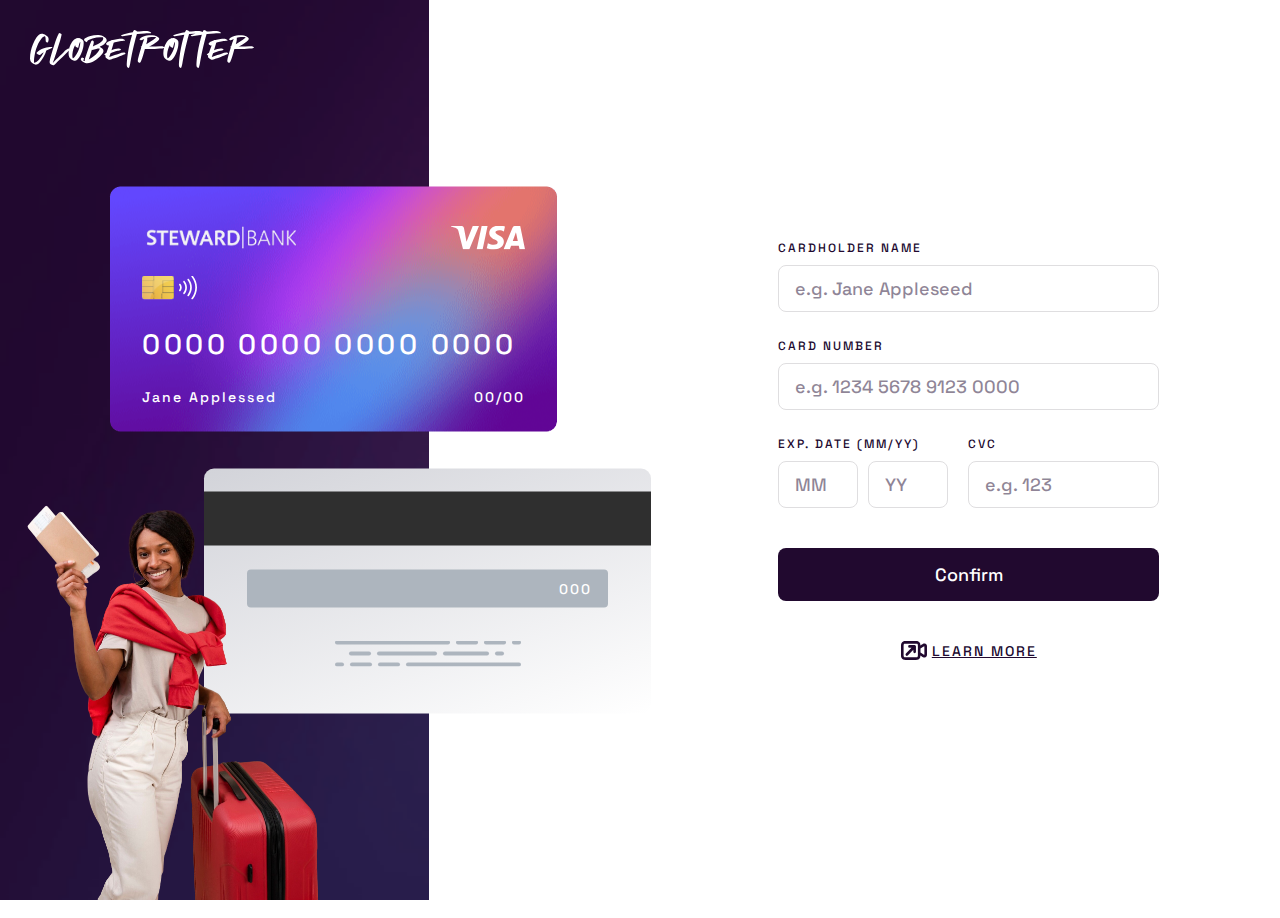
<file: index.html>
<!DOCTYPE html>
<html lang="en">
  <head>
    <meta charset="UTF-8" />
    <meta name="author" content="Nkosinathi Manu Dhanda" />
    <meta
      name="description"
      content="This is a Interactive Card Details Form"
    />
    <meta name="viewport" content="width=device-width, initial-scale=1.0" />
    <link rel="stylesheet" href="style.css" />
    <link rel="shortcut icon" href="./images/favicon.png" type="image/x-icon" />
    <title>Steward Bank - Card Details Form</title>
  </head>

  <body>
    <header class="header-wrapper">
      <section class="header-container-outer">
        <section class="header-container-inner">
          <div class="card-front">
            <div class="logo-group">
              <figure class="steward-logo">
                <img
                  src="./images/sb-logo.png"
                  alt="sb-logo"
                  width="1613"
                  height="239"
                />
                <figcaption class="offscreen">steward-logo</figcaption>
              </figure>

              <figure class="visa-logo">
                <img
                  src="./images/visa-logo.svg"
                  alt="visa-logo"
                  width="800"
                  height="259"
                />
                <figcaption class="offscreen">visa-logo</figcaption>
              </figure>
            </div>

            <div class="chip-group">
              <figure class="nfc-chip">
                <img
                  src="./images/chip.svg"
                  alt="nfc-chip"
                  width="1300"
                  height="965"
                />

                <figcaption class="offscreen">nfc-chip</figcaption>
              </figure>

              <figure class="nfc-icon">
                <img
                  src="./images/nfc-icon.svg"
                  alt="nfc-icon"
                  width="527"
                  height="717"
                />

                <figcaption class="offscreen">nfc-chip</figcaption>
              </figure>
            </div>

            <p class="card-number">0000 0000 0000 0000</p>

            <div class="last-block">
              <p class="holder-name">Jane Applessed</p>
              <p class="expiry-date">
                <span class="exp-month">00</span>/<span class="exp-year"
                  >00</span
                >
              </p>
            </div>
          </div>

          <div class="card-back">
            <div class="magnetic-strip"></div>

            <div class="signature"><span class="CVC">000</span></div>

            <figure class="back-pattern responsive-image">
              <img
                src="./images/card-back-pattern.svg"
                alt="card-back-pattern"
                width="186"
                height="26"
              />

              <figcaption class="offscreen">card-back-pattern</figcaption>
            </figure>
          </div>
        </section>
      </section>

      <figure class="women-traveller responsive-image">
        <img
          src="./images/traveller-woman.png"
          alt="traveller-woman"
          width="1335"
          height="2000"
        />

        <figcaption class="offscreen">traveller-woman</figcaption>
      </figure>

      <figure class="globetrotter responsive-image">
        <img
          src="./images/globetrotter-logo.svg"
          alt="globetrotter-logo"
          width="2085"
          height="353"
        />

        <figcaption class="offscreen">globetrotter-logo</figcaption>
      </figure>
    </header>

    <main class="main-wrapper">
      <form
        action="#"
        class="card-details-form"
        id="cardDetailsForm"
        novalidate
      >
        <section class="form-wrapper">
          <div class="name-wrapper">
            <p class="input-title">Cardholder Name</p>

            <input
              type="text"
              name="fullName"
              id="name-input"
              class="name-input"
              placeholder="e.g. Jane Appleseed"
              required
            />

            <p class="message">hello</p>
          </div>

          <div class="card-num-wrapper">
            <p class="input-title">Card Number</p>

            <input
              type="text"
              inputmode="numeric"
              pattern="\d{16}"
              maxlength="19"
              name="cardNum"
              id="card-num-input"
              class="card-num-input"
              placeholder="e.g. 1234 5678 9123 0000"
              required
            />

            <p class="message">hello</p>
          </div>

          <div class="exp-cvc-container">
            <div class="expiry-wrapper">
              <p class="input-title">Exp. Date (MM/YY)</p>

              <div class="date-container">
                <div class="date-wrapper">
                  <input
                    type="text"
                    inputmode="numeric"
                    pattern="\d{2}"
                    maxlength="2"
                    name="month"
                    id="month-input"
                    class="month-input date-input"
                    placeholder="MM"
                    required
                  />
                </div>

                <div class="date-wrapper">
                  <input
                    type="text"
                    inputmode="numeric"
                    pattern="\d{2}"
                    maxlength="2"
                    name="year"
                    id="year-input"
                    class="year-input date-input"
                    placeholder="YY"
                    required
                  />
                </div>
              </div>

              <p class="message">hello</p>
            </div>

            <div class="cvc-wrapper">
              <p class="input-title">CVC</p>

              <input
                type="text"
                inputmode="numeric"
                pattern="\d{3}"
                maxlength="3"
                name="cvc"
                id="cvc-input"
                class="cvc-input"
                placeholder="e.g. 123"
                required
              />

              <p class="message">hello</p>
            </div>
          </div>
        </section>

        <button type="submit" class="submit-button center nowrap">
          Confirm
        </button>

        <a
          href="https://www.facebook.com/share/v/1B23C1hfCW/"
          target="_blank"
          class="video-link nowrap"
        >
          <figure class="video-link-icon">
            <img
              src="./images/video-link.svg"
              alt="video-link-icon"
              width="667"
              height="467"
            />

            <figcaption class="offscreen">video-link-icon</figcaption>
          </figure>

          learn more
        </a>
      </form>
    </main>
  </body>
</html>
</file>
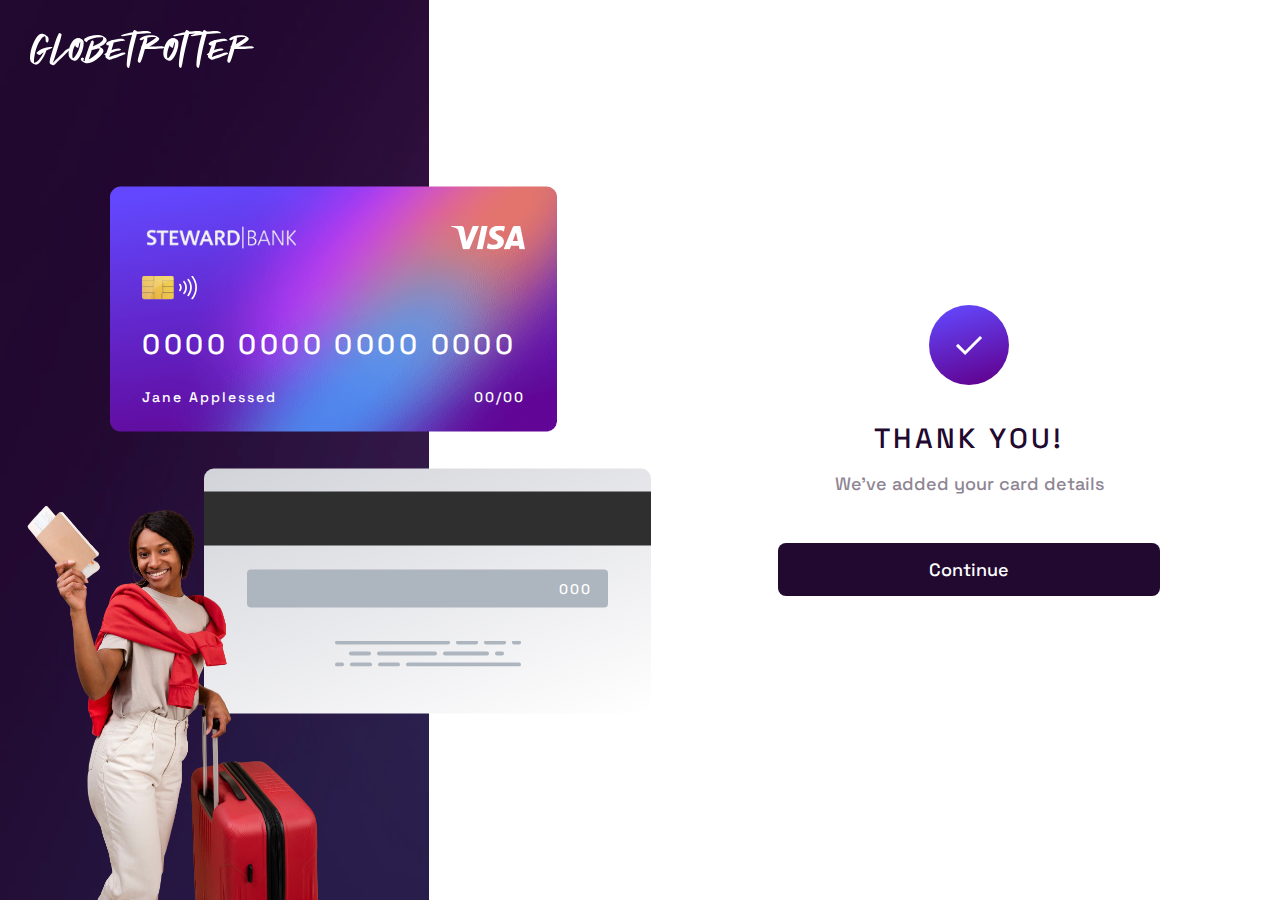
<file: thanks.html>
<!DOCTYPE html>
<html lang="en">
  <head>
    <meta charset="UTF-8" />
    <meta name="author" content="Nkosinathi Manu Dhanda" />
    <meta
      name="description"
      content="This is a Interactive Card Details Form"
    />
    <meta name="viewport" content="width=device-width, initial-scale=1.0" />
    <link rel="stylesheet" href="style.css" />
    <link rel="shortcut icon" href="./images/favicon.png" type="image/x-icon" />
    <title>Steward Bank - Thanks</title>
  </head>

  <body>
    <header class="header-wrapper">
      <section class="header-container-outer">
        <section class="header-container-inner">
          <div class="card-front">
            <div class="logo-group">
              <figure class="steward-logo">
                <img
                  src="./images/sb-logo.png"
                  alt="sb-logo"
                  width="1613"
                  height="239"
                />
                <figcaption class="offscreen">steward-logo</figcaption>
              </figure>

              <figure class="visa-logo">
                <img
                  src="./images/visa-logo.svg"
                  alt="visa-logo"
                  width="800"
                  height="259"
                />
                <figcaption class="offscreen">visa-logo</figcaption>
              </figure>
            </div>

            <div class="chip-group">
              <figure class="nfc-chip">
                <img
                  src="./images/chip.svg"
                  alt="nfc-chip"
                  width="1300"
                  height="965"
                />

                <figcaption class="offscreen">nfc-chip</figcaption>
              </figure>

              <figure class="nfc-icon">
                <img
                  src="./images/nfc-icon.svg"
                  alt="nfc-icon"
                  width="527"
                  height="717"
                />

                <figcaption class="offscreen">nfc-chip</figcaption>
              </figure>
            </div>

            <p class="card-number">0000 0000 0000 0000</p>

            <div class="last-block">
              <p class="holder-name">Jane Applessed</p>
              <p class="expiry-date">
                <span class="exp-month">00</span>/<span class="exp-year"
                  >00</span
                >
              </p>
            </div>
          </div>

          <div class="card-back">
            <div class="magnetic-strip"></div>

            <div class="signature"><span class="CVC">000</span></div>

            <figure class="back-pattern responsive-image">
              <img
                src="./images/card-back-pattern.svg"
                alt="card-back-pattern"
                width="186"
                height="26"
              />

              <figcaption class="offscreen">card-back-pattern</figcaption>
            </figure>
          </div>
        </section>
      </section>

      <figure class="women-traveller responsive-image">
        <img
          src="./images/traveller-woman.png"
          alt="traveller-woman"
          width="1335"
          height="2000"
        />

        <figcaption class="offscreen">traveller-woman</figcaption>
      </figure>

      <figure class="globetrotter responsive-image">
        <img
          src="./images/globetrotter-logo.svg"
          alt="globetrotter-logo"
          width="2085"
          height="353"
        />

        <figcaption class="offscreen">globetrotter-logo</figcaption>
      </figure>
    </header>

    <main class="main-thanks">
      <figure class="icon-complete">
        <img
          src="./images/icon-complete.svg"
          alt="icon-complete"
          width="80"
          height="80"
        />

        <figcaption class="offscreen">icon-complete</figcaption>
      </figure>

      <h1 class="main-thanks-title center nowrap">Thank You!</h1>

      <p class="main-thanks-description center nowrap">
        We’ve added your card details
      </p>

      <button type="submit" class="continue-button center nowrap">
        Continue
      </button>
    </main>
  </body>
</html>
</file>
<file: style.css>
@import url("https://fonts.googleapis.com/css2?family=Space+Grotesk:wght@300..700&display=swap");

/* || REST */
* {
  padding: 0;
  margin: 0;
  box-sizing: border-box;
}

img {
  display: block;
  max-width: 100%;
  height: auto;
}

/* || VARIABLES */
:root {
  /* COLORS */
  --DEEP-VIOLET: #21092f;
  --PURPLISH-GREY: #8f8694;
  --LIGHT-GREY: #dfdee0;
  --WHITE: #ffffff;
  --ERROR-MESSAGE: #ff5050;
  --SUCCESS-MESSAGE: #0c7d69;
  --BUTTON-HOVER-BG: hsla(278, 68%, 11%, 0.8);
  --BUTTON-DISABLED-BG: #8c8c8c;

  /* TYPOGRAPHY */
  --FF: "Space Grotesk", sans-serif;

  --BODY-S: 500 0.75rem var(--FF);
  --BODY-M: 500 0.75rem var(--FF);
  --BODY-M-LS: 0.125rem;
  --BODY-L: 500 0.875rem var(--FF);
  --BODY-L-LS: 0.125rem;
  --HEADING-L: 500 1.125rem var(--FF);
  --HEADING-XL: 500 1.75rem var(--FF);
  --HEADING-XL-LS: 0.2137rem;
}

/* || UTILITY CLASSES */
.offscreen {
  position: absolute;
  left: -10000px;
}

.nowrap {
  white-space: nowrap;
}

.center {
  text-align: center;
}

.responsive-image {
  display: none;
}

/* MOBILE FIRST DESIGN */
/* || GENERAL STYLES */
html {
  scroll-behavior: smooth;
}

body {
  min-height: 100vh;
  max-width: 100%;
  overflow-x: hidden;
  background-color: var(--WHITE);
  display: flex;
  flex-flow: column;
  align-items: center;
  gap: 5.6875rem;
}

h1,
h2 {
  margin: 0;
  padding: 0;
  font-size: inherit;
  font-weight: normal;
}

a:any-link {
  text-decoration: none;
}

/* || HEADER */
.header-wrapper {
  width: 100%;
  height: 240px;
  display: flex;
  justify-content: center;
  background-image: url("./images/bg-main-mobile.png");
  background-repeat: no-repeat;
  background-size: cover;
}

.header-container-inner {
  margin: 2rem auto 0rem;
  position: relative;
  width: 343px;
  height: 251px;
}

.card-front {
  position: absolute;
  bottom: 0px;
  left: 0px;
  z-index: 2;
  width: 286px;
  height: 157px;
  background-image: url("./images/bg-card-front.png");
  background-repeat: no-repeat;
  background-size: cover;
  border-radius: 6px;
  padding: 1.5375rem 1.3056rem 1.225rem 1.1875rem;
}

.logo-group {
  display: flex;
  align-items: center;
  width: 245px;
  justify-content: space-between;
  margin-bottom: 13px;
}

.steward-logo img {
  max-width: 101px;
}

.visa-logo img {
  max-width: 46px;
}

.chip-group {
  display: flex;
  align-items: center;
  gap: 0.25rem;
  margin-bottom: 14px;
}

.nfc-chip img {
  max-width: 24px;
}

.nfc-icon img {
  max-width: 13.5px;
}

.card-number {
  font: 500 18px var(--FF);
  letter-spacing: 0.1375rem;
  color: var(--WHITE);
  margin-bottom: 1.0625rem;
}

.last-block {
  width: 245.11px;
  display: flex;
  align-items: center;
  justify-content: space-between;
}

.holder-name,
.expiry-date {
  font: 500 0.5625rem var(--FF);
  color: var(--WHITE);
  letter-spacing: 0.0806rem;
}

.card-back {
  position: absolute;
  top: 0px;
  right: 0px;
  z-index: 1;
  width: 286px;
  height: 157px;
  border-radius: 6px;
  background-image: linear-gradient(-20deg, #fff 0%, #d2d3d9 100%);
  background-repeat: no-repeat;
  background-size: cover;
  display: flex;
  flex-flow: column;
  align-items: center;
  gap: 15.38px;
  padding: 0.9213rem 0rem 3.9087rem;
}

.magnetic-strip {
  width: 100%;
  height: 34.6px;
  background-color: #2f2f2f;
}

.signature {
  width: 230.98px;
  height: 29.74px;
  background-color: #adb5be;
  border-radius: 4px;
  padding-right: 0.6744rem;
  display: flex;
  justify-content: flex-end;
}

.CVC {
  font: 500 0.5625rem var(--FF);
  letter-spacing: 0.0806rem;
  color: var(--WHITE);
  line-height: 29.74px;
}

.main-wrapper {
  margin: 0rem 1.5rem 2.8125rem 1.5rem;
}

.card-details-form {
  width: 327px;
  min-height: 328px;
  display: flex;
  flex-flow: column;
  gap: 1.75rem;
}

.form-wrapper {
  display: flex;
  flex-flow: column;
  gap: 1.25rem;
}

.input-title {
  font: var(--BODY-M);
  letter-spacing: var(--BODY-M-LS);
  color: var(--DEEP-VIOLET);
  text-transform: uppercase;
  margin-bottom: 0.5625rem;
}

.name-wrapper,
.card-num-wrapper {
  width: 327px;
}

.date-wrapper {
  width: 72px;
}

.cvc-wrapper {
  width: 164px;
}

input[name="fullName"],
input[name="cardNum"],
.date-input,
.cvc-input {
  width: 100%;
  padding: 0.6875rem 0rem 0.6875rem 1rem;
  border-radius: 8px;
  border: 1px solid var(--LIGHT-GREY);
  background-color: var(--WHITE);
  color: var(--DEEP-VIOLET);
  font: var(--HEADING-L);
  caret-color: var(--DEEP-VIOLET);
}

input[name="fullName"]::placeholder,
input[name="cardNum"]::placeholder,
.date-input::placeholder,
.cvc-input::placeholder {
  color: hsla(278, 68%, 11%, 0.5);
}

input[name="fullName"]:focus,
input[name="cardNum"]:focus,
.date-input:focus,
.cvc-input:focus {
  outline: none;
  box-shadow: none;
}

input[name="fullName"].valid,
input[name="cardNum"].valid,
.date-input.valid,
.cvc-input.valid {
  border: 1px solid var(--LIGHT-GREY);
  color: var(--DEEP-VIOLET);
  caret-color: var(--DEEP-VIOLET);
}

input[name="fullName"].invalid,
input[name="cardNum"].invalid,
.date-input.invalid,
.cvc-input.invalid {
  border: 1px solid var(--ERROR-MESSAGE);
  color: var(--ERROR-MESSAGE);
  caret-color: var(--ERROR-MESSAGE);
}

.message {
  font: var(--BODY-S);
  margin-top: 0.5rem;
  display: none;
}

.error-message {
  color: var(--ERROR-MESSAGE);
}

.success-message {
  color: var(--SUCCESS-MESSAGE);
}

.exp-cvc-container {
  display: flex;
  gap: 0.6875rem;
}

.date-container {
  display: flex;
  align-items: center;
  gap: 0.5rem;
}

.submit-button {
  background-color: var(--DEEP-VIOLET);
  padding: 0rem 8.125rem;
  border-radius: 8px;
  font: var(--HEADING-L);
  color: var(--WHITE);
  line-height: 53px;
  border: none;
}

.submit-button:disabled {
  background-color: var(--BUTTON-DISABLED-BG);
  cursor: not-allowed;
}

.video-link:any-link {
  display: flex;
  align-items: center;
  justify-content: center;
  gap: 0.3125rem;
  color: var(--DEEP-VIOLET);
  text-decoration: underline;
  font: var(--BODY-L);
  letter-spacing: var(--BODY-L-LS);
  text-transform: uppercase;
}

.video-link-icon img {
  max-width: 26px;
}

.video-link:hover {
  color: var(--BUTTON-HOVER-BG);
}

/* || THANKS-HTML */
.main-thanks {
  display: flex;
  flex-flow: column;
  align-items: center;
  margin: 0rem 1.5rem 6.875rem 1.5rem;
}

.icon-complete {
  margin-bottom: 2.1875rem;
}

.icon-complete img {
  max-width: 80px;
}

.main-thanks-title {
  color: var(--DEEP-VIOLET);
  font: var(--HEADING-XL);
  letter-spacing: var(--HEADING-XL-LS);
  margin-bottom: 1rem;
  text-transform: uppercase;
}

.main-thanks-description {
  color: var(--PURPLISH-GREY);
  font: var(--HEADING-L);
  margin-bottom: 3rem;
}

.continue-button {
  width: 100%;
  background-color: var(--DEEP-VIOLET);
  padding: 0rem 7.75rem;
  border-radius: 8px;
  font: var(--HEADING-L);
  color: var(--WHITE);
  line-height: 53px;
  border: none;
}

.continue-button:disabled {
  background-color: var(--BUTTON-DISABLED-BG);
  cursor: not-allowed;
}

/* || Desktop */
@media screen and (min-width: 992px) {
  body {
    flex-flow: row;
    gap: 349px;
    overflow: hidden;
  }

  /* || HEADER */
  .header-wrapper {
    width: 33.54%;
    min-height: 100vh;
    display: block;
    position: relative;
  }

  .header-container-outer {
    position: absolute;
    top: 50%;
    transform: translateY(-50%);
    right: -222px;
  }

  .header-container-inner {
    margin-top: 0px;
    width: 541px;
    height: 527px;
  }

  .card-front {
    left: 0px;
    bottom: 282px;
    width: 447px;
    height: 245px;
    border-radius: 10px;
    padding: 2.4375rem 1.9912rem 1.6563rem 2rem;
  }

  .logo-group {
    width: 383px;
    margin-bottom: 1.625rem;
  }

  .steward-logo img {
    max-width: 162px;
  }

  .visa-logo img {
    max-width: 74px;
  }

  .chip-group {
    gap: 0.3125rem;
    margin-bottom: 1.625rem;
  }

  .nfc-chip img {
    max-width: 32px;
  }

  .nfc-icon img {
    max-width: 18px;
  }

  .card-number {
    font: var(--HEADING-XL);
    letter-spacing: var(--HEADING-XL-LS);
    margin-bottom: 1.5938rem;
  }

  .last-block {
    width: 383.14px;
  }

  .holder-name,
  .expiry-date {
    font: var(--BODY-L);
    letter-spacing: var(--BODY-L-LS);
  }

  .card-back {
    top: 282px;
    right: 0px;
    width: 447px;
    height: 245px;
    border-radius: 10px;
    gap: 0px;
    padding: 1.4375rem 0rem 2.9375rem;
  }

  .magnetic-strip {
    height: 54px;
    margin-bottom: 1.5rem;
  }

  .signature {
    width: 361px;
    height: 38px;
    padding-right: 1rem;
    margin-bottom: 2.0625rem;
  }

  .CVC {
    font: var(--BODY-L);
    letter-spacing: var(--BODY-L-LS);
    line-height: 38px;
  }

  .back-pattern {
    display: block;
  }

  .back-pattern img {
    max-width: 186px;
  }

  .women-traveller {
    display: block;
    position: absolute;
    bottom: 0;
    left: 0;
  }

  .women-traveller img {
    max-width: 338px;
  }

  .globetrotter {
    display: block;
    position: absolute;
    top: 30px;
    left: 30px;
  }

  .globetrotter img {
    max-width: calc(298px * 0.75);
  }

  /* FORM */
  .main-wrapper {
    margin: 0px auto 0rem 0rem;
  }

  .card-details-form {
    width: 381px;
    min-height: 352px;
    gap: 2.5rem;
  }

  .form-wrapper {
    gap: 1.625rem;
  }

  .name-wrapper,
  .card-num-wrapper {
    width: 381px;
  }

  .date-wrapper {
    width: 80px;
  }

  .cvc-wrapper {
    width: 191px;
  }

  .exp-cvc-container {
    gap: 1.25rem;
  }

  .date-container {
    gap: 0.625rem;
  }

  .submit-button {
    padding: 0rem 9.8125rem;
  }

  .submit-button:hover,
  .submit-button:focus-visible {
    background-color: var(--BUTTON-HOVER-BG);
  }

  .submit-button:disabled:hover {
    background-color: var(--BUTTON-DISABLED-BG);
  }

  /* || THANKS-HTML */
  .main-thanks {
    margin: 0rem auto 0rem 0rem;
  }

  .continue-button {
    padding: 0rem 9.4375rem;
  }

  .continue-button:hover,
  .continue-button:focus-visible {
    background-color: var(--BUTTON-HOVER-BG);
  }

  .continue-button:disabled:hover {
    background-color: var(--BUTTON-DISABLED-BG);
  }
}

/* || Ultra-Wide Screens */
@media (min-width: 1920px) {
  .women-traveller img {
    max-width: calc(338px * 2);
  }

  .globetrotter {
    display: block;
    position: absolute;
    top: 60px;
    left: 60px;
  }

  .globetrotter img {
    max-width: calc(298px * 2);
  }
}
</file>
